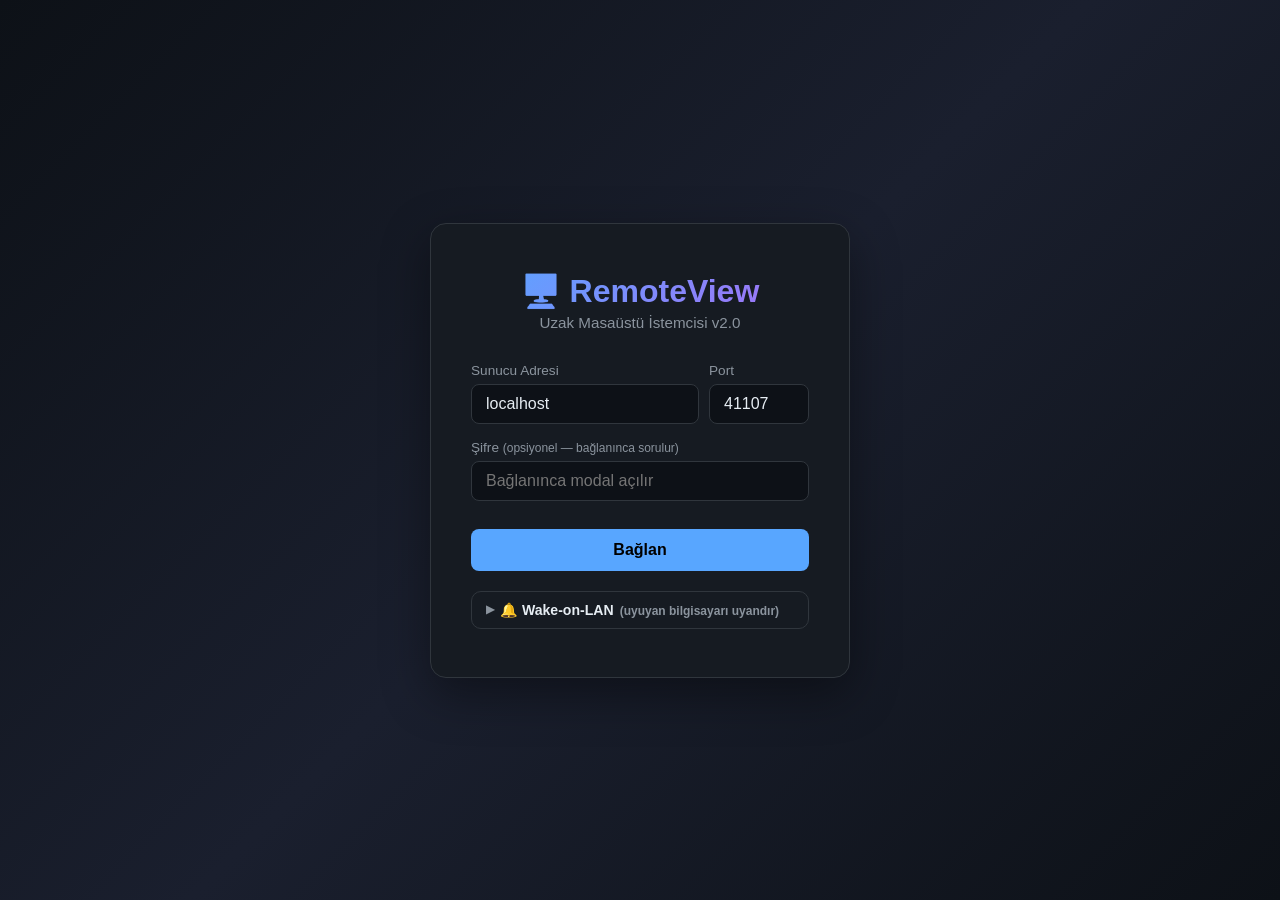
<file: remote-desktop/web/index.html>
<!DOCTYPE html>
<html lang="tr">
<head>
    <meta charset="UTF-8">
    <meta name="viewport" content="width=device-width, initial-scale=1.0">
    <title>RemoteView - Uzak Masaüstü</title>
    <link rel="stylesheet" href="style.css">
</head>
<body>

    <!-- ─── Bağlantı Ekranı ─────────────────────── -->
    <div id="connect-screen" class="screen active">
        <div class="connect-box">
            <h1>🖥️ RemoteView</h1>
            <p class="subtitle">Uzak Masaüstü İstemcisi v2.0</p>

            <div class="form-row">
                <div class="form-group">
                    <label>Sunucu Adresi</label>
                    <input type="text" id="server-host" value="localhost" placeholder="IP veya hostname">
                </div>
                <div class="form-group form-group-sm">
                    <label>Port</label>
                    <input type="number" id="server-port" value="8080" placeholder="8080">
                </div>
            </div>
            <div class="form-group">
                <label>Şifre <span class="label-hint">(opsiyonel — bağlanınca sorulur)</span></label>
                <input type="password" id="server-password" placeholder="Bağlanınca modal açılır" autocomplete="current-password">
            </div>

            <button id="btn-connect" class="btn btn-primary btn-block">Bağlan</button>
            <p id="connect-error" class="error hidden"></p>

            <!-- Bağlantı Geçmişi -->
            <div id="history-section" class="history-section hidden">
                <p class="history-title">Son Bağlantılar</p>
                <ul id="history-list"></ul>
            </div>

            <!-- Wake-on-LAN -->
            <details class="wol-details">
                <summary>🔔 Wake-on-LAN <span class="label-hint">(uyuyan bilgisayarı uyandır)</span></summary>
                <div class="wol-body">
                    <div class="form-row">
                        <div class="form-group">
                            <label>MAC Adresi</label>
                            <input type="text" id="wol-mac" placeholder="AA:BB:CC:DD:EE:FF" maxlength="17" autocomplete="off">
                        </div>
                        <div class="form-group form-group-sm">
                            <label>Broadcast</label>
                            <input type="text" id="wol-broadcast" value="255.255.255.255" placeholder="255.255.255.255">
                        </div>
                    </div>
                    <div class="wol-actions">
                        <button id="btn-wol-send"  class="btn btn-primary">🔔 Uyandır</button>
                        <button id="btn-wol-sleep" class="btn btn-warning">💤 Uyut</button>
                    </div>
                    <p id="wol-status" class="wol-status hidden"></p>
                </div>
            </details>
        </div>
    </div>

    <!-- ─── Uzak Masaüstü Ekranı ────────────────── -->
    <div id="remote-screen" class="screen">

        <!-- Üst araç çubuğu -->
        <div id="toolbar">
            <div class="toolbar-left">
                <span class="logo">RemoteView</span>
                <span id="connection-status" class="status connected">● Bağlı</span>
                <span id="remote-os-badge"   class="os-badge"></span>
                <span id="e2e-lock"          class="e2e-lock" title="Şifreleme bekleniyor...">🔓</span>
                <span id="latency-display"   class="stat">-- ms</span>
                <span id="fps-display"        class="stat">-- FPS</span>
                <span id="bandwidth-display"  class="stat">-- KB/s</span>
            </div>

            <div class="toolbar-center">
                <select id="monitor-select" class="select-sm" title="Monitör seç">
                    <option value="1">Monitör 1</option>
                </select>
                <div class="quality-switcher">
                    <button class="quality-btn active" data-quality="low"    title="Düşük - Hızlı">🟢</button>
                    <button class="quality-btn"        data-quality="medium" title="Orta">🟡</button>
                    <button class="quality-btn"        data-quality="high"   title="Yüksek">🟠</button>
                    <button class="quality-btn"        data-quality="ultra"  title="Ultra - PNG">🔴</button>
                </div>
                <div class="zoom-group">
                    <button id="btn-zoom-out"   class="btn btn-sm" title="Uzaklaştır (Ctrl+Alt+-)">−</button>
                    <span   id="zoom-label"     class="zoom-label">100%</span>
                    <button id="btn-zoom-in"    class="btn btn-sm" title="Yakınlaştır (Ctrl+Alt+=)">+</button>
                    <button id="btn-zoom-reset" class="btn btn-sm" title="Zoom Sıfırla (Ctrl+Alt+0)">⊙</button>
                </div>
            </div>

            <div class="toolbar-right">
                <button id="btn-input-toggle" class="btn btn-sm btn-off"    title="Kontrol (Ctrl+Alt+I)">🖱️ KAPALI</button>
                <button id="btn-screenshot"   class="btn btn-sm"            title="Ekran görüntüsü (Ctrl+Alt+S)">📷</button>
                <button id="btn-clipboard"    class="btn btn-sm"            title="Pano (Ctrl+Alt+X)">📋</button>
                <button id="btn-chat"         class="btn btn-sm"            title="Sohbet (Ctrl+Alt+C)">💬 <span id="chat-badge" class="badge hidden">0</span></button>
                <button id="btn-sysinfo"      class="btn btn-sm"            title="Sistem bilgisi">🖥</button>
                <button id="btn-fullscreen"   class="btn btn-sm"            title="Tam ekran (Ctrl+Alt+F)">⛶</button>
                <button id="btn-shortcuts"    class="btn btn-sm"            title="Kısayollar (Ctrl+Alt+K)">⌨️</button>
                <button id="btn-stats"        class="btn btn-sm"            title="İstatistikler (Ctrl+Alt+Q)">📊</button>
                <button id="btn-disconnect"   class="btn btn-sm btn-danger" title="Bağlantıyı kes (Ctrl+Alt+D)">✕</button>
            </div>
        </div>

        <!-- Canvas -->
        <div id="canvas-container">
            <canvas id="remote-canvas"></canvas>
            <div id="drop-overlay" class="hidden">
                <div class="drop-content">📁 Dosyayı bırakın — karşı tarafa gönderilecek</div>
            </div>
            <div id="reconnect-overlay" class="hidden">
                <div class="overlay-content">
                    <div class="spinner"></div>
                    <p>Yeniden bağlanılıyor...</p>
                </div>
            </div>
        </div>

        <!-- ─── Paneller ─────────────────────────── -->

        <!-- Chat paneli -->
        <div id="chat-panel" class="panel side-panel hidden">
            <div class="panel-header">
                <span>💬 Sohbet</span>
                <button class="panel-close" onclick="app.togglePanel('chat-panel')">✕</button>
            </div>
            <div id="chat-messages" class="chat-messages"></div>
            <div class="chat-input-row">
                <input id="chat-input" type="text" placeholder="Mesaj yaz..." maxlength="500">
                <button id="btn-chat-send" class="btn btn-sm btn-primary">↑</button>
            </div>
        </div>

        <!-- Clipboard paneli -->
        <div id="clipboard-panel" class="panel hidden">
            <div class="panel-header">
                <span>📋 Pano Senkronu</span>
                <button class="panel-close" onclick="app.togglePanel('clipboard-panel')">✕</button>
            </div>
            <textarea id="clipboard-text" class="clipboard-area" placeholder="Uzak pano içeriği buraya gelecek..."></textarea>
            <div class="panel-actions">
                <button id="btn-clipboard-read"  class="btn btn-sm">📥 Uzaktan Oku</button>
                <button id="btn-clipboard-write" class="btn btn-sm btn-primary">📤 Uzağa Yaz</button>
            </div>
        </div>

        <!-- Sistem Bilgisi paneli -->
        <div id="sysinfo-panel" class="panel hidden">
            <div class="panel-header">
                <span>🖥 Sistem Bilgisi</span>
                <button class="panel-close" onclick="app.togglePanel('sysinfo-panel')">✕</button>
            </div>
            <div id="sysinfo-content" class="sysinfo-content">
                <p class="muted">Yükleniyor...</p>
            </div>
        </div>

        <!-- İstatistik paneli -->
        <div id="stats-panel" class="panel hidden">
            <div class="panel-header">
                <span>📊 İstatistikler</span>
                <button class="panel-close" onclick="app.toggleStats()">✕</button>
            </div>
            <div class="stat-row"><span>Gönderilen Kare:</span><span id="stat-frames">0</span></div>
            <div class="stat-row"><span>Toplam Veri:</span>    <span id="stat-data">0 MB</span></div>
            <div class="stat-row"><span>Ortalama FPS:</span>   <span id="stat-avgfps">0</span></div>
            <div class="stat-row"><span>Çalışma Süresi:</span><span id="stat-uptime">0s</span></div>
            <div class="stat-row"><span>Geçerli Kalite:</span><span id="stat-quality">Düşük</span></div>
            <div class="stat-row"><span>Gecikme:</span>        <span id="stat-latency">-- ms</span></div>
            <div class="stat-row"><span>Bağlı İstemci:</span><span id="stat-clients">--</span></div>
        </div>

        <!-- Kısayollar paneli -->
        <div id="shortcuts-panel" class="panel hidden">
            <div class="panel-header">
                <span>⌨️ Kısayollar</span>
                <button class="panel-close" onclick="app.togglePanel('shortcuts-panel')">✕</button>
            </div>
            <table class="shortcut-table">
                <tr><td><kbd>Ctrl+Alt+F</kbd></td><td>Tam Ekran</td></tr>
                <tr><td><kbd>Ctrl+Alt+I</kbd></td><td>Kontrol Aç/Kapat</td></tr>
                <tr><td><kbd>Ctrl+Alt+S</kbd></td><td>Ekran Görüntüsü</td></tr>
                <tr><td><kbd>Ctrl+Alt+X</kbd></td><td>Pano Paneli</td></tr>
                <tr><td><kbd>Ctrl+Alt+C</kbd></td><td>Sohbet</td></tr>
                <tr><td><kbd>Ctrl+Alt+Q</kbd></td><td>İstatistikler</td></tr>
                <tr><td><kbd>Ctrl+Alt+K</kbd></td><td>Bu Panel</td></tr>
                <tr><td><kbd>Ctrl+Alt+=</kbd></td><td>Yakınlaştır</td></tr>
                <tr><td><kbd>Ctrl+Alt+-</kbd></td><td>Uzaklaştır</td></tr>
                <tr><td><kbd>Ctrl+Alt+0</kbd></td><td>Zoom Sıfırla</td></tr>
                <tr><td><kbd>Ctrl+Alt+D</kbd></td><td>Bağlantıyı Kes</td></tr>
            </table>
            <p class="shortcut-note">* Kontrol açıkken tüm tuşlar uzak masaüstüne iletilir.</p>
        </div>

    </div><!-- /remote-screen -->

    <!-- Toast bildirimleri -->
    <div id="toast-container"></div>

    <!-- Şifre Modalı -->
    <div id="auth-modal" class="modal-overlay hidden">
        <div class="modal-card">
            <div class="modal-icon">🔐</div>
            <h2 class="modal-title">Sunucu Şifre Gerektiriyor</h2>
            <p class="modal-desc">Bağlanmak için sunucu şifresini girin.</p>
            <div class="form-group">
                <label>Sunucu Şifresi</label>
                <input type="password" id="modal-password" placeholder="Şifre..." autocomplete="current-password">
            </div>
            <p id="modal-error" class="error hidden">Hatalı şifre, tekrar deneyin.</p>
            <div class="modal-actions">
                <button id="btn-modal-cancel" class="btn">Vazgeç</button>
                <button id="btn-modal-submit" class="btn btn-primary">Giriş</button>
            </div>
        </div>
    </div>

    <script src="app.js"></script>
</body>
</html>
</file>
<file: remote-desktop/web/style.css>
/* ─── Reset & Base ─────────────────────────────── */
* {
    margin: 0;
    padding: 0;
    box-sizing: border-box;
}

:root {
    --bg-dark: #0d1117;
    --bg-card: #161b22;
    --bg-toolbar: #1c2128;
    --border: #30363d;
    --text: #e6edf3;
    --text-muted: #8b949e;
    --accent: #58a6ff;
    --accent-hover: #79c0ff;
    --danger: #f85149;
    --success: #3fb950;
    --warning: #d29922;
}

body {
    font-family: -apple-system, BlinkMacSystemFont, 'Segoe UI', Roboto, 'Helvetica Neue', sans-serif;
    background: var(--bg-dark);
    color: var(--text);
    overflow: hidden;
    height: 100vh;
    width: 100vw;
}

/* ─── Screens ─────────────────────────────────── */
.screen {
    display: none;
    width: 100%;
    height: 100%;
}

.screen.active {
    display: flex;
}

/* ─── Connect Screen ──────────────────────────── */
#connect-screen {
    align-items: center;
    justify-content: center;
    background: linear-gradient(135deg, #0d1117 0%, #1a1f2e 50%, #0d1117 100%);
}

.connect-box {
    background: var(--bg-card);
    border: 1px solid var(--border);
    border-radius: 16px;
    padding: 48px 40px;
    width: 420px;
    max-width: 90vw;
    text-align: center;
    box-shadow: 0 16px 48px rgba(0, 0, 0, 0.4);
}

.connect-box h1 {
    font-size: 2rem;
    margin-bottom: 4px;
    background: linear-gradient(135deg, var(--accent), #a371f7);
    -webkit-background-clip: text;
    -webkit-text-fill-color: transparent;
}

.subtitle {
    color: var(--text-muted);
    margin-bottom: 32px;
    font-size: 0.95rem;
}

.form-group {
    text-align: left;
    margin-bottom: 16px;
}

.form-group label {
    display: block;
    font-size: 0.85rem;
    color: var(--text-muted);
    margin-bottom: 6px;
}

.form-group input {
    width: 100%;
    padding: 10px 14px;
    background: var(--bg-dark);
    border: 1px solid var(--border);
    border-radius: 8px;
    color: var(--text);
    font-size: 1rem;
    outline: none;
    transition: border-color 0.2s;
}

.form-group input:focus {
    border-color: var(--accent);
}

/* ─── Buttons ─────────────────────────────────── */
.btn {
    padding: 10px 20px;
    border: 1px solid var(--border);
    border-radius: 8px;
    background: var(--bg-toolbar);
    color: var(--text);
    cursor: pointer;
    font-size: 0.9rem;
    transition: all 0.15s;
}

.btn:hover {
    background: #2d333b;
}

.btn-primary {
    width: 100%;
    margin-top: 12px;
    padding: 12px;
    background: var(--accent);
    color: #000;
    border: none;
    font-weight: 600;
    font-size: 1rem;
}

.btn-primary:hover {
    background: var(--accent-hover);
}

.btn-primary:disabled {
    opacity: 0.5;
    cursor: not-allowed;
}

.btn-sm {
    padding: 6px 12px;
    font-size: 0.8rem;
    border-radius: 6px;
}

.btn-danger {
    border-color: var(--danger);
    color: var(--danger);
}

.btn-danger:hover {
    background: var(--danger);
    color: #fff;
}

.btn-off {
    opacity: 0.6;
}

.btn-on {
    border-color: var(--success);
    color: var(--success);
    opacity: 1;
}

.error {
    color: var(--danger);
    margin-top: 12px;
    font-size: 0.85rem;
}

.hidden {
    display: none !important;
}

/* ─── Remote Screen ───────────────────────────── */
#remote-screen {
    flex-direction: column;
}

/* ─── Toolbar ─────────────────────────────────── */
#toolbar {
    display: flex;
    align-items: center;
    justify-content: space-between;
    background: var(--bg-toolbar);
    border-bottom: 1px solid var(--border);
    padding: 6px 16px;
    height: 44px;
    flex-shrink: 0;
    z-index: 100;
}

.toolbar-left,
.toolbar-center,
.toolbar-right {
    display: flex;
    align-items: center;
    gap: 12px;
}

.logo {
    font-weight: 700;
    font-size: 0.9rem;
    color: var(--accent);
}

.status {
    font-size: 0.8rem;
    padding: 2px 8px;
    border-radius: 12px;
}

.status.connected {
    color: var(--success);
    background: rgba(63, 185, 80, 0.1);
}

.status.disconnected {
    color: var(--danger);
    background: rgba(248, 81, 73, 0.1);
}

.stat {
    font-size: 0.75rem;
    color: var(--text-muted);
    font-family: 'SF Mono', 'Fira Code', monospace;
}

/* ─── Quality Switcher ────────────────────────── */
.quality-switcher {
    display: flex;
    gap: 4px;
    background: var(--bg-dark);
    padding: 3px;
    border-radius: 8px;
    border: 1px solid var(--border);
}

.quality-btn {
    padding: 4px 12px;
    border: none;
    border-radius: 6px;
    background: transparent;
    color: var(--text-muted);
    cursor: pointer;
    font-size: 0.75rem;
    transition: all 0.15s;
    white-space: nowrap;
}

.quality-btn:hover {
    color: var(--text);
    background: rgba(255, 255, 255, 0.05);
}

.quality-btn.active {
    background: var(--accent);
    color: #000;
    font-weight: 600;
}

/* ─── Canvas ──────────────────────────────────── */
#canvas-container {
    flex: 1;
    overflow: hidden;
    position: relative;
    background: #000;
    display: flex;
    align-items: center;
    justify-content: center;
}

#remote-canvas {
    max-width: 100%;
    max-height: 100%;
    image-rendering: auto;
}

#remote-canvas.input-active {
    cursor: none;
}

/* ─── Overlay ─────────────────────────────────── */
#reconnect-overlay {
    position: absolute;
    inset: 0;
    background: rgba(0, 0, 0, 0.7);
    display: flex;
    align-items: center;
    justify-content: center;
    z-index: 50;
}

.overlay-content {
    text-align: center;
}

.spinner {
    width: 40px;
    height: 40px;
    border: 3px solid var(--border);
    border-top-color: var(--accent);
    border-radius: 50%;
    margin: 0 auto 16px;
    animation: spin 0.8s linear infinite;
}

@keyframes spin {
    to { transform: rotate(360deg); }
}

/* ─── Stats Panel ─────────────────────────────── */
#stats-panel {
    position: absolute;
    top: 52px;
    right: 16px;
    background: var(--bg-card);
    border: 1px solid var(--border);
    border-radius: 12px;
    padding: 16px 20px;
    min-width: 240px;
    z-index: 200;
    box-shadow: 0 8px 24px rgba(0, 0, 0, 0.3);
}

#stats-panel h3 {
    margin-bottom: 12px;
    font-size: 0.9rem;
}

.stat-row {
    display: flex;
    justify-content: space-between;
    padding: 4px 0;
    font-size: 0.82rem;
    border-bottom: 1px solid var(--border);
}

.stat-row:last-child {
    border-bottom: none;
}

.stat-row span:first-child {
    color: var(--text-muted);
}

.stat-row span:last-child {
    font-family: 'SF Mono', 'Fira Code', monospace;
    color: var(--accent);
}

/* ─── Shortcuts Panel ─────────────────────────── */
#shortcuts-panel {
    position: absolute;
    top: 52px;
    left: 50%;
    transform: translateX(-50%);
    background: var(--bg-card);
    border: 1px solid var(--border);
    border-radius: 12px;
    padding: 16px 20px;
    min-width: 280px;
    z-index: 200;
    box-shadow: 0 8px 24px rgba(0, 0, 0, 0.3);
}

#shortcuts-panel h3 {
    margin-bottom: 12px;
    font-size: 0.9rem;
}

.shortcut-table {
    width: 100%;
    border-collapse: collapse;
    font-size: 0.82rem;
}

.shortcut-table tr td {
    padding: 5px 0;
    border-bottom: 1px solid var(--border);
}

.shortcut-table tr:last-child td {
    border-bottom: none;
}

.shortcut-table td:last-child {
    color: var(--text-muted);
    padding-left: 12px;
}

kbd {
    display: inline-block;
    background: var(--bg-secondary);
    border: 1px solid var(--border);
    border-radius: 4px;
    padding: 2px 6px;
    font-family: 'SF Mono', 'Fira Code', monospace;
    font-size: 0.78rem;
    color: var(--accent);
    white-space: nowrap;
}

.shortcut-note {
    margin-top: 10px;
    font-size: 0.75rem;
    color: var(--text-muted);
    border-top: 1px solid var(--border);
    padding-top: 8px;
}

/* ─── Fullscreen ──────────────────────────────── */
:fullscreen #toolbar {
    opacity: 0;
    transition: opacity 0.3s;
}

:fullscreen #toolbar:hover {
    opacity: 1;
}

/* ─── E2E Kilit Rozeti ──────────────────────────── */
.e2e-lock {
    font-size: 0.9rem;
    cursor: default;
    opacity: 0.5;
    transition: opacity 0.3s, filter 0.3s;
    filter: grayscale(1);
    padding: 0 2px;
}
.e2e-lock.lock-active {
    opacity: 1;
    filter: grayscale(0) drop-shadow(0 0 4px rgba(80,200,120,0.7));
    animation: lockPop 0.4s ease;
}
@keyframes lockPop {
    0%   { transform: scale(1); }
    50%  { transform: scale(1.5); }
    100% { transform: scale(1); }
}

/* ─── Responsive ──────────────────────────────── */
@media (max-width: 768px) {
    .toolbar-center {
        display: none;
    }
    
    #toolbar {
        padding: 6px 8px;
        gap: 4px;
    }
    
    .toolbar-left .stat {
        display: none;
    }
    
    .connect-box {
        padding: 32px 24px;
    }
}

@media (max-width: 480px) {
    .toolbar-right .btn-sm:not(#btn-disconnect) {
        display: none;
    }
}

/* ─── Toast Bildirimleri ─────────────────────── */
#toast-container {
    position: fixed;
    bottom: 20px;
    right: 20px;
    z-index: 9999;
    display: flex;
    flex-direction: column;
    gap: 8px;
    pointer-events: none;
}
.toast {
    background: #2d2d2d;
    color: #fff;
    padding: 10px 16px;
    border-radius: 8px;
    font-size: 0.85rem;
    opacity: 0;
    transform: translateX(40px);
    transition: opacity 0.3s, transform 0.3s;
    max-width: 320px;
    pointer-events: all;
    box-shadow: 0 4px 12px rgba(0,0,0,0.4);
}
.toast-show    { opacity: 1; transform: translateX(0); }
.toast-success { background: #1a7a3c; }
.toast-error   { background: #8b1a1a; }
.toast-warning { background: #7a5a00; }
.toast-info    { background: #1a4a7a; }

/* ─── Bağlantı Geçmişi ──────────────────────── */
.history-section {
    margin-top: 20px;
    border-top: 1px solid var(--border);
    padding-top: 12px;
}
.history-title {
    font-size: 0.8rem;
    color: var(--text-muted);
    margin-bottom: 8px;
    font-weight: 600;
    text-transform: uppercase;
    letter-spacing: 0.05em;
}
#history-list {
    list-style: none;
    padding: 0;
    margin: 0;
    display: flex;
    flex-direction: column;
    gap: 4px;
}
.history-item {
    display: flex;
    align-items: center;
    gap: 8px;
    padding: 6px 8px;
    border-radius: 6px;
    cursor: pointer;
    border: 1px solid transparent;
    transition: background 0.15s, border-color 0.15s;
}
.history-item:hover {
    background: var(--bg-secondary);
    border-color: var(--border);
}
.history-addr {
    flex: 1;
    font-size: 0.85rem;
    font-family: monospace;
    color: var(--accent);
}
.history-time {
    font-size: 0.75rem;
    color: var(--text-muted);
    white-space: nowrap;
}
.history-del {
    background: none;
    border: none;
    color: var(--text-muted);
    cursor: pointer;
    padding: 2px 6px;
    border-radius: 4px;
    font-size: 0.8rem;
    line-height: 1;
    transition: color 0.15s, background 0.15s;
}
.history-del:hover { color: #e55; background: rgba(238,85,85,0.1); }

/* ─── Form Yardımcıları ──────────────────────── */
.form-row {
    display: flex;
    gap: 10px;
}
.form-row .form-group { flex: 1; }
.form-group-sm  { max-width: 100px; }
.label-hint     { font-size: 0.75rem; color: var(--text-muted); margin-top: 2px; }
.btn-block      { width: 100%; }

/* ─── OS Rozeti ─────────────────────────────── */
.os-badge {
    display: inline-block;
    font-size: 0.75rem;
    background: var(--bg-secondary);
    border: 1px solid var(--border);
    border-radius: 4px;
    padding: 2px 7px;
    color: var(--text-muted);
    margin-left: 6px;
    vertical-align: middle;
}

/* ─── Zoom Grubu ─────────────────────────────── */
.zoom-group {
    display: flex;
    align-items: center;
    gap: 3px;
}
.zoom-label {
    font-size: 0.78rem;
    min-width: 42px;
    text-align: center;
    color: var(--text-muted);
    font-variant-numeric: tabular-nums;
}

/* ─── Drop Overlay ───────────────────────────── */
#drop-overlay {
    position: absolute;
    inset: 0;
    background: rgba(100, 180, 255, 0.12);
    border: 3px dashed var(--accent);
    border-radius: 8px;
    display: flex;
    align-items: center;
    justify-content: center;
    z-index: 50;
    backdrop-filter: blur(2px);
}
.drop-content {
    font-size: 1.4rem;
    color: var(--accent);
    text-shadow: 0 0 20px rgba(100,180,255,0.5);
    pointer-events: none;
}

/* ─── Yan Panel (Chat, Clipboard, Sysinfo) ───── */
.side-panel {
    position: absolute;
    top: 0;
    right: 0;
    bottom: 0;
    width: 300px;
    background: var(--bg-primary);
    border-left: 1px solid var(--border);
    display: flex;
    flex-direction: column;
    z-index: 20;
    box-shadow: -4px 0 16px rgba(0,0,0,0.3);
}
.panel-header {
    display: flex;
    justify-content: space-between;
    align-items: center;
    padding: 12px 14px;
    border-bottom: 1px solid var(--border);
    font-size: 0.9rem;
    font-weight: 600;
    color: var(--text);
    background: var(--bg-secondary);
    flex-shrink: 0;
}
.panel-close {
    background: none;
    border: none;
    color: var(--text-muted);
    cursor: pointer;
    font-size: 1rem;
    padding: 2px 6px;
    border-radius: 4px;
    transition: color 0.15s, background 0.15s;
    line-height: 1;
}
.panel-close:hover { color: var(--text); background: var(--bg-primary); }
.panel-actions {
    display: flex;
    gap: 8px;
    padding: 10px 14px;
    border-top: 1px solid var(--border);
    flex-shrink: 0;
}

/* ─── Chat ───────────────────────────────────── */
.chat-messages {
    flex: 1;
    overflow-y: auto;
    padding: 12px 14px;
    display: flex;
    flex-direction: column;
    gap: 10px;
}
.chat-msg {
    display: flex;
    flex-direction: column;
    gap: 2px;
    max-width: 88%;
}
.chat-self  { align-self: flex-end;   align-items: flex-end; }
.chat-other { align-self: flex-start; align-items: flex-start; }
.chat-from  { font-size: 0.72rem; color: var(--text-muted); padding: 0 4px; }
.chat-text  {
    background: var(--bg-secondary);
    border: 1px solid var(--border);
    padding: 7px 11px;
    border-radius: 12px;
    font-size: 0.85rem;
    word-break: break-word;
    line-height: 1.4;
}
.chat-self .chat-text  { background: var(--accent); color: #fff; border-color: var(--accent); border-bottom-right-radius: 4px; }
.chat-other .chat-text { border-bottom-left-radius: 4px; }
.chat-time  { font-size: 0.68rem; color: var(--text-muted); padding: 0 4px; }
.chat-input-row {
    display: flex;
    gap: 6px;
    padding: 10px 14px;
    border-top: 1px solid var(--border);
    flex-shrink: 0;
}
.chat-input-row input {
    flex: 1;
    background: var(--bg-secondary);
    border: 1px solid var(--border);
    border-radius: 8px;
    padding: 7px 11px;
    color: var(--text);
    font-size: 0.85rem;
    outline: none;
    transition: border-color 0.15s;
}
.chat-input-row input:focus { border-color: var(--accent); }

/* ─── Clipboard Paneli ───────────────────────── */
.clipboard-area {
    flex: 1;
    background: var(--bg-secondary);
    border: 1px solid var(--border);
    border-radius: 8px;
    padding: 10px;
    color: var(--text);
    font-family: monospace;
    font-size: 0.82rem;
    resize: none;
    min-height: 120px;
    box-sizing: border-box;
    margin: 12px 14px 0;
    width: calc(100% - 28px);
    outline: none;
    transition: border-color 0.15s;
}
.clipboard-area:focus { border-color: var(--accent); }

/* ─── Sysinfo ────────────────────────────────── */
.sysinfo-content {
    padding: 12px 14px;
    flex: 1;
    overflow-y: auto;
}

/* ─── Bildirim Rozeti ────────────────────────── */
.badge {
    display: inline-block;
    background: #e55;
    color: #fff;
    border-radius: 10px;
    font-size: 0.68rem;
    padding: 1px 5px;
    margin-left: 3px;
    vertical-align: middle;
    font-weight: 700;
    line-height: 1.4;
    min-width: 16px;
    text-align: center;
}

/* ─── Küçük Select ───────────────────────────── */
.select-sm {
    background: var(--bg-secondary);
    border: 1px solid var(--border);
    border-radius: 6px;
    padding: 3px 6px;
    color: var(--text);
    font-size: 0.8rem;
    cursor: pointer;
    outline: none;
    transition: border-color 0.15s;
}
.select-sm:focus { border-color: var(--accent); }

/* ─── Açık Buton ─────────────────────────────── */
.btn-on {
    background: var(--accent) !important;
    color: #fff !important;
    border-color: var(--accent) !important;
}

/* ─── Yardımcı ───────────────────────────────── */
.muted { color: var(--text-muted); font-size: 0.85rem; }
/* ─── Şifre Modalı ───────────────────────────────── */
.modal-overlay {
    position: fixed;
    inset: 0;
    background: rgba(0, 0, 0, 0.72);
    display: flex;
    align-items: center;
    justify-content: center;
    z-index: 10000;
    backdrop-filter: blur(4px);
    animation: fadeIn 0.2s ease;
}
@keyframes fadeIn { from { opacity: 0; } to { opacity: 1; } }

.modal-card {
    background: var(--bg-primary);
    border: 1px solid var(--border);
    border-radius: 16px;
    padding: 36px 32px 28px;
    width: 340px;
    max-width: 95vw;
    box-shadow: 0 24px 60px rgba(0, 0, 0, 0.5);
    animation: slideUp 0.22s ease;
    display: flex;
    flex-direction: column;
    gap: 14px;
}
@keyframes slideUp { from { transform: translateY(20px); opacity: 0; } to { transform: translateY(0); opacity: 1; } }

.modal-icon  { font-size: 2.4rem; text-align: center; }
.modal-title { font-size: 1.15rem; font-weight: 700; text-align: center; margin: 0; color: var(--text); }
.modal-desc  { font-size: 0.85rem; color: var(--text-muted); text-align: center; margin: 0; }
.modal-actions {
    display: flex;
    gap: 10px;
    margin-top: 4px;
}
.modal-actions .btn { flex: 1; padding: 10px; font-size: 0.9rem; }

/* ─── Wake-on-LAN ────────────────────────────────── */
.wol-details {
    margin-top: 20px;
    border: 1px solid var(--border);
    border-radius: 10px;
    overflow: hidden;
}
.wol-details > summary {
    padding: 10px 14px;
    cursor: pointer;
    font-size: 0.88rem;
    font-weight: 600;
    color: var(--text);
    background: var(--bg-secondary);
    list-style: none;
    display: flex;
    align-items: center;
    gap: 6px;
    user-select: none;
    transition: background 0.15s;
}
.wol-details > summary::-webkit-details-marker { display: none; }
.wol-details > summary::before {
    content: '▶';
    font-size: 0.7rem;
    color: var(--text-muted);
    transition: transform 0.2s;
    display: inline-block;
}
.wol-details[open] > summary::before { transform: rotate(90deg); }
.wol-details > summary:hover { background: var(--bg-primary); }
.wol-body {
    padding: 14px;
    display: flex;
    flex-direction: column;
    gap: 10px;
    background: var(--bg-primary);
    border-top: 1px solid var(--border);
}
.wol-actions {
    display: flex;
    gap: 8px;
}
.wol-actions .btn { flex: 1; }
.wol-status {
    font-size: 0.82rem;
    padding: 7px 10px;
    border-radius: 6px;
    background: var(--bg-secondary);
    border: 1px solid var(--border);
    margin: 0;
    word-break: break-all;
}
.btn-warning {
    background: #7a5a00;
    color: #ffe0a0;
    border: 1px solid #a07800;
}
.btn-warning:hover { background: #95700a; }
</file>
